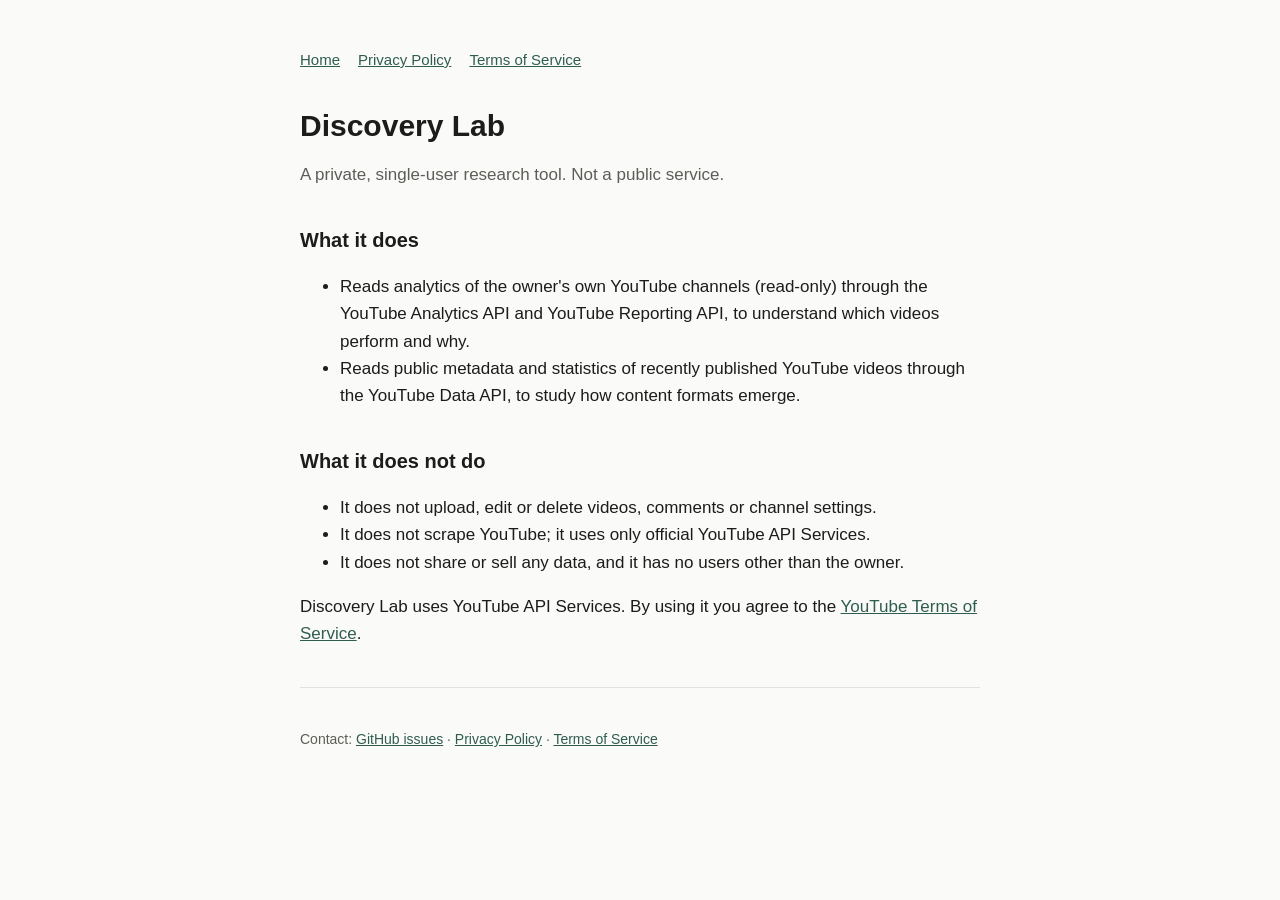
<file: index.html>
<!doctype html>
<html lang="en"><head><meta charset="utf-8"><meta name="viewport" content="width=device-width,initial-scale=1">
<title>Discovery Lab</title><meta name="description" content="Discovery Lab is a private research tool for analysing the owner's own YouTube channels.">
<link rel="stylesheet" href="style.css"></head>
<body><main>
<nav><a href="./">Home</a><a href="privacy.html">Privacy Policy</a><a href="terms.html">Terms of Service</a></nav>
<h1>Discovery Lab</h1>
<p class="mut">A private, single-user research tool. Not a public service.</p>
<h2>What it does</h2>
<ul>
<li>Reads analytics of the owner's own YouTube channels (read-only) through the YouTube Analytics API and YouTube Reporting API, to understand which videos perform and why.</li>
<li>Reads public metadata and statistics of recently published YouTube videos through the YouTube Data API, to study how content formats emerge.</li>
</ul>
<h2>What it does not do</h2>
<ul>
<li>It does not upload, edit or delete videos, comments or channel settings.</li>
<li>It does not scrape YouTube; it uses only official YouTube API Services.</li>
<li>It does not share or sell any data, and it has no users other than the owner.</li>
</ul>
<p>Discovery Lab uses YouTube API Services. By using it you agree to the <a href="https://www.youtube.com/t/terms">YouTube Terms of Service</a>.</p>
<hr><footer>Contact: <a href="https://github.com/finfreedom/discovery-lab/issues">GitHub issues</a> · <a href="privacy.html">Privacy Policy</a> · <a href="terms.html">Terms of Service</a></footer>
</main></body></html>
</file>
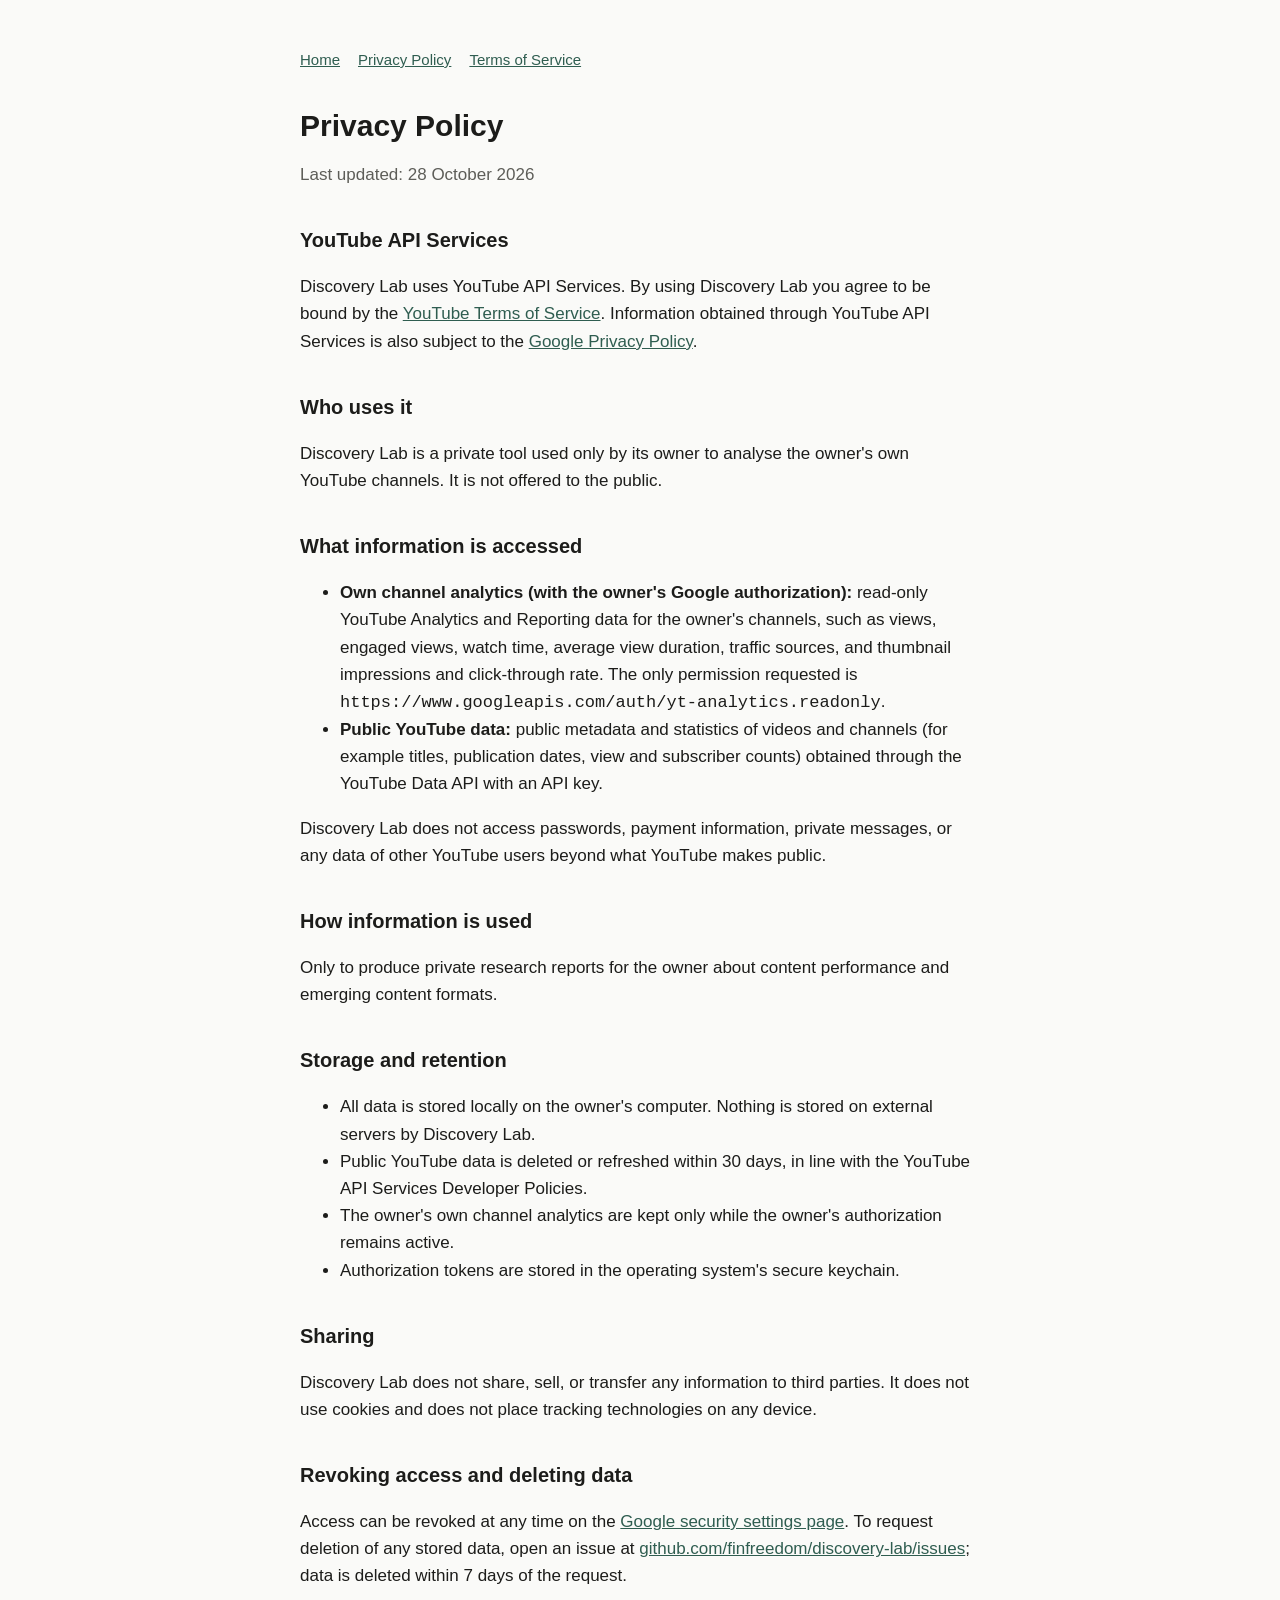
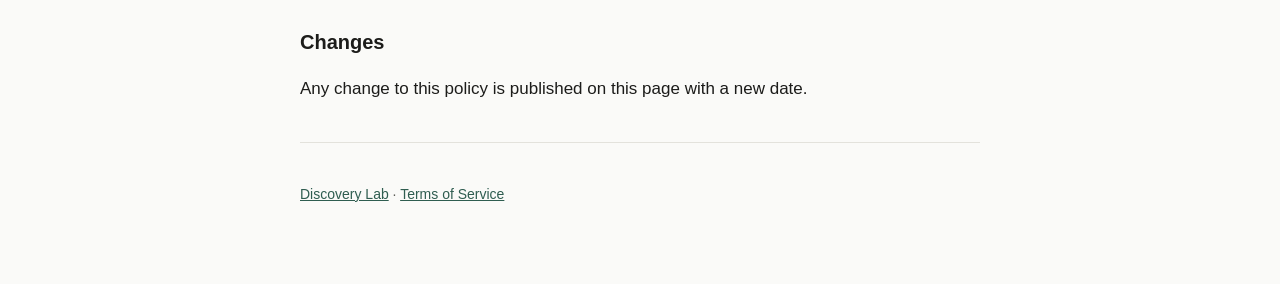
<file: privacy.html>
<!doctype html>
<html lang="en"><head><meta charset="utf-8"><meta name="viewport" content="width=device-width,initial-scale=1">
<title>Discovery Lab Privacy</title><meta name="description" content="Privacy Policy of Discovery Lab, a private single-user research tool that uses YouTube API Services.">
<link rel="stylesheet" href="style.css"></head>
<body><main>
<nav><a href="./">Home</a><a href="privacy.html">Privacy Policy</a><a href="terms.html">Terms of Service</a></nav>
<h1>Privacy Policy</h1>
<p class="mut">Last updated: 28 October 2026</p>

<h2>YouTube API Services</h2>
<p>Discovery Lab uses YouTube API Services. By using Discovery Lab you agree to be bound by the <a href="https://www.youtube.com/t/terms">YouTube Terms of Service</a>. Information obtained through YouTube API Services is also subject to the <a href="https://policies.google.com/privacy">Google Privacy Policy</a>.</p>

<h2>Who uses it</h2>
<p>Discovery Lab is a private tool used only by its owner to analyse the owner's own YouTube channels. It is not offered to the public.</p>

<h2>What information is accessed</h2>
<ul>
<li><strong>Own channel analytics (with the owner's Google authorization):</strong> read-only YouTube Analytics and Reporting data for the owner's channels, such as views, engaged views, watch time, average view duration, traffic sources, and thumbnail impressions and click-through rate. The only permission requested is <code>https://www.googleapis.com/auth/yt-analytics.readonly</code>.</li>
<li><strong>Public YouTube data:</strong> public metadata and statistics of videos and channels (for example titles, publication dates, view and subscriber counts) obtained through the YouTube Data API with an API key.</li>
</ul>
<p>Discovery Lab does not access passwords, payment information, private messages, or any data of other YouTube users beyond what YouTube makes public.</p>

<h2>How information is used</h2>
<p>Only to produce private research reports for the owner about content performance and emerging content formats.</p>

<h2>Storage and retention</h2>
<ul>
<li>All data is stored locally on the owner's computer. Nothing is stored on external servers by Discovery Lab.</li>
<li>Public YouTube data is deleted or refreshed within 30 days, in line with the YouTube API Services Developer Policies.</li>
<li>The owner's own channel analytics are kept only while the owner's authorization remains active.</li>
<li>Authorization tokens are stored in the operating system's secure keychain.</li>
</ul>

<h2>Sharing</h2>
<p>Discovery Lab does not share, sell, or transfer any information to third parties. It does not use cookies and does not place tracking technologies on any device.</p>

<h2>Revoking access and deleting data</h2>
<p>Access can be revoked at any time on the <a href="https://security.google.com/settings/security/permissions">Google security settings page</a>. To request deletion of any stored data, open an issue at <a href="https://github.com/finfreedom/discovery-lab/issues">github.com/finfreedom/discovery-lab/issues</a>; data is deleted within 7 days of the request.</p>

<h2>Changes</h2>
<p>Any change to this policy is published on this page with a new date.</p>
<hr><footer><a href="./">Discovery Lab</a> · <a href="terms.html">Terms of Service</a></footer>
</main></body></html>
</file>
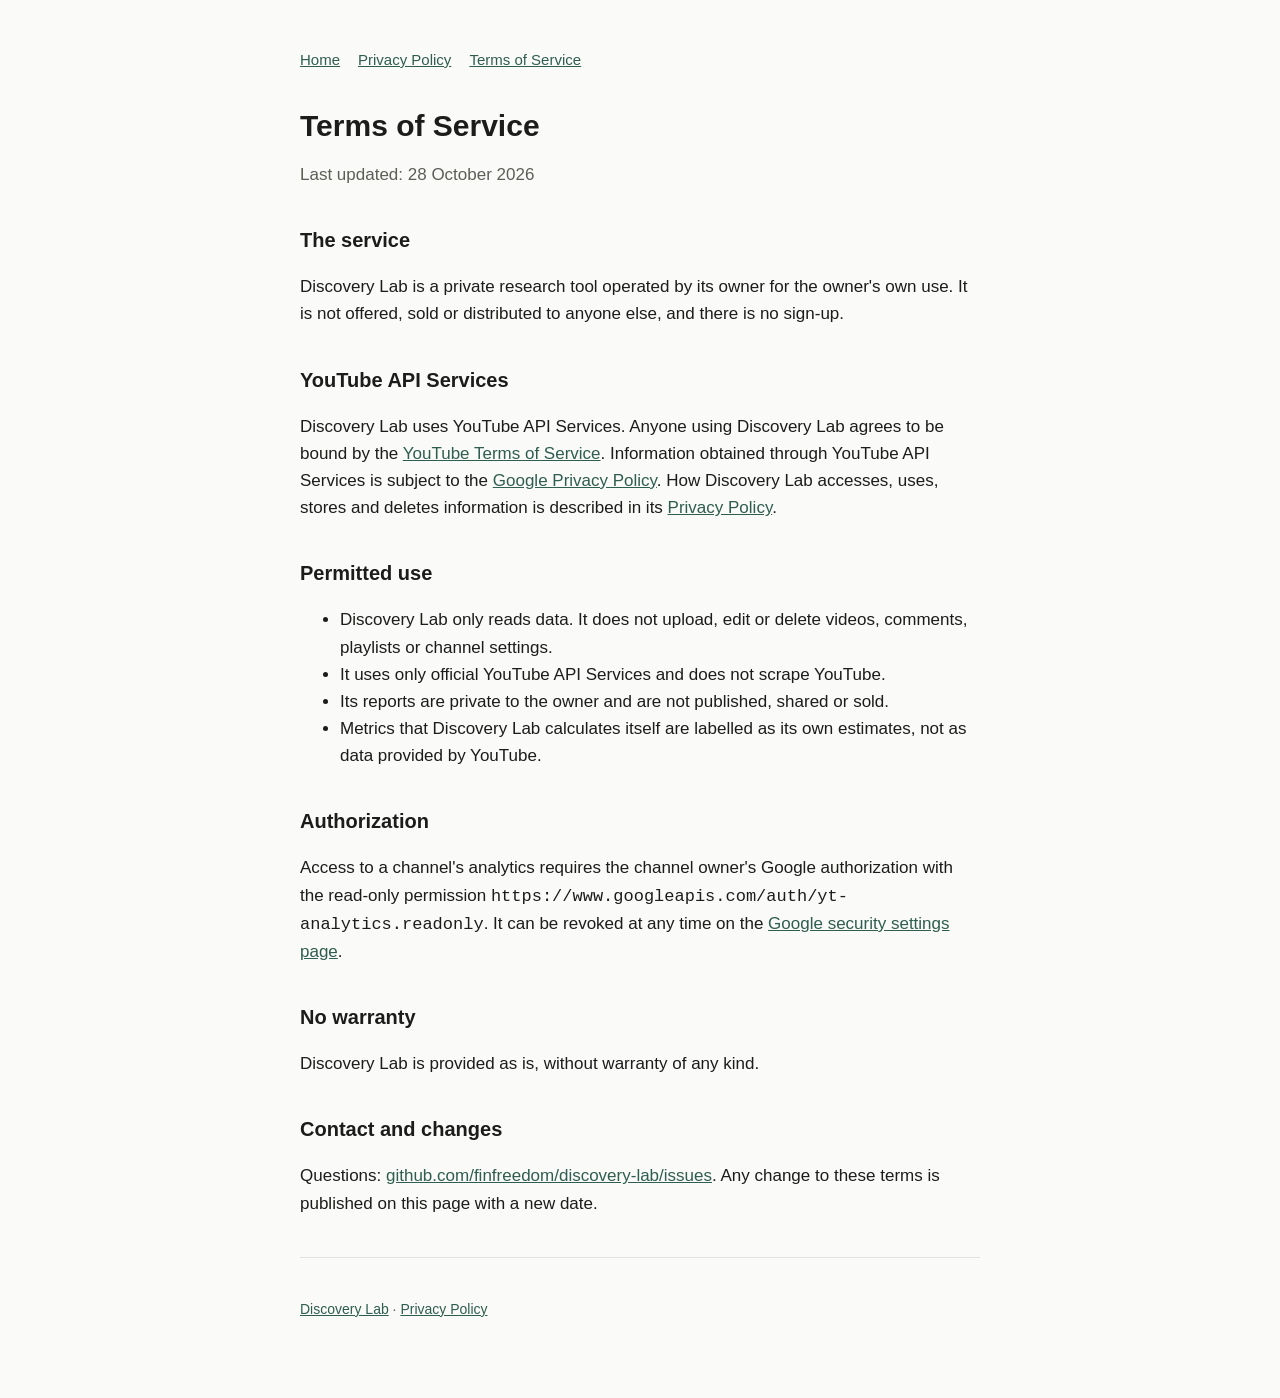
<file: terms.html>
<!doctype html>
<html lang="en"><head><meta charset="utf-8"><meta name="viewport" content="width=device-width,initial-scale=1">
<title>Discovery Lab Terms</title><meta name="description" content="Terms of Service of Discovery Lab, a private single-user research tool that uses YouTube API Services.">
<link rel="stylesheet" href="style.css"></head>
<body><main>
<nav><a href="./">Home</a><a href="privacy.html">Privacy Policy</a><a href="terms.html">Terms of Service</a></nav>
<h1>Terms of Service</h1>
<p class="mut">Last updated: 28 October 2026</p>

<h2>The service</h2>
<p>Discovery Lab is a private research tool operated by its owner for the owner's own use. It is not offered, sold or distributed to anyone else, and there is no sign-up.</p>

<h2>YouTube API Services</h2>
<p>Discovery Lab uses YouTube API Services. Anyone using Discovery Lab agrees to be bound by the <a href="https://www.youtube.com/t/terms">YouTube Terms of Service</a>. Information obtained through YouTube API Services is subject to the <a href="https://policies.google.com/privacy">Google Privacy Policy</a>. How Discovery Lab accesses, uses, stores and deletes information is described in its <a href="privacy.html">Privacy Policy</a>.</p>

<h2>Permitted use</h2>
<ul>
<li>Discovery Lab only reads data. It does not upload, edit or delete videos, comments, playlists or channel settings.</li>
<li>It uses only official YouTube API Services and does not scrape YouTube.</li>
<li>Its reports are private to the owner and are not published, shared or sold.</li>
<li>Metrics that Discovery Lab calculates itself are labelled as its own estimates, not as data provided by YouTube.</li>
</ul>

<h2>Authorization</h2>
<p>Access to a channel's analytics requires the channel owner's Google authorization with the read-only permission <code>https://www.googleapis.com/auth/yt-analytics.readonly</code>. It can be revoked at any time on the <a href="https://security.google.com/settings/security/permissions">Google security settings page</a>.</p>

<h2>No warranty</h2>
<p>Discovery Lab is provided as is, without warranty of any kind.</p>

<h2>Contact and changes</h2>
<p>Questions: <a href="https://github.com/finfreedom/discovery-lab/issues">github.com/finfreedom/discovery-lab/issues</a>. Any change to these terms is published on this page with a new date.</p>
<hr><footer><a href="./">Discovery Lab</a> · <a href="privacy.html">Privacy Policy</a></footer>
</main></body></html>
</file>
<file: style.css>
:root{--bg:#fafaf8;--fg:#1c1c1a;--mut:#5d5d58;--line:#e3e2dc;--acc:#2f5d50}
@media (prefers-color-scheme:dark){:root{--bg:#141413;--fg:#ecebe6;--mut:#a3a29b;--line:#2c2b28;--acc:#8fc2b0}}
*{box-sizing:border-box}body{margin:0;background:var(--bg);color:var(--fg);font:17px/1.6 -apple-system,BlinkMacSystemFont,"Segoe UI",Roboto,sans-serif}
main{max-width:720px;margin:0 auto;padding:48px 20px 80px}h1{font-size:30px;line-height:1.2;margin:0 0 8px}h2{font-size:20px;margin:36px 0 8px}
p,li{color:var(--fg)}.mut{color:var(--mut)}a{color:var(--acc)}nav{display:flex;gap:18px;margin:0 0 36px;font-size:15px}
hr{border:0;border-top:1px solid var(--line);margin:40px 0}footer{font-size:14px;color:var(--mut)}
</file>
